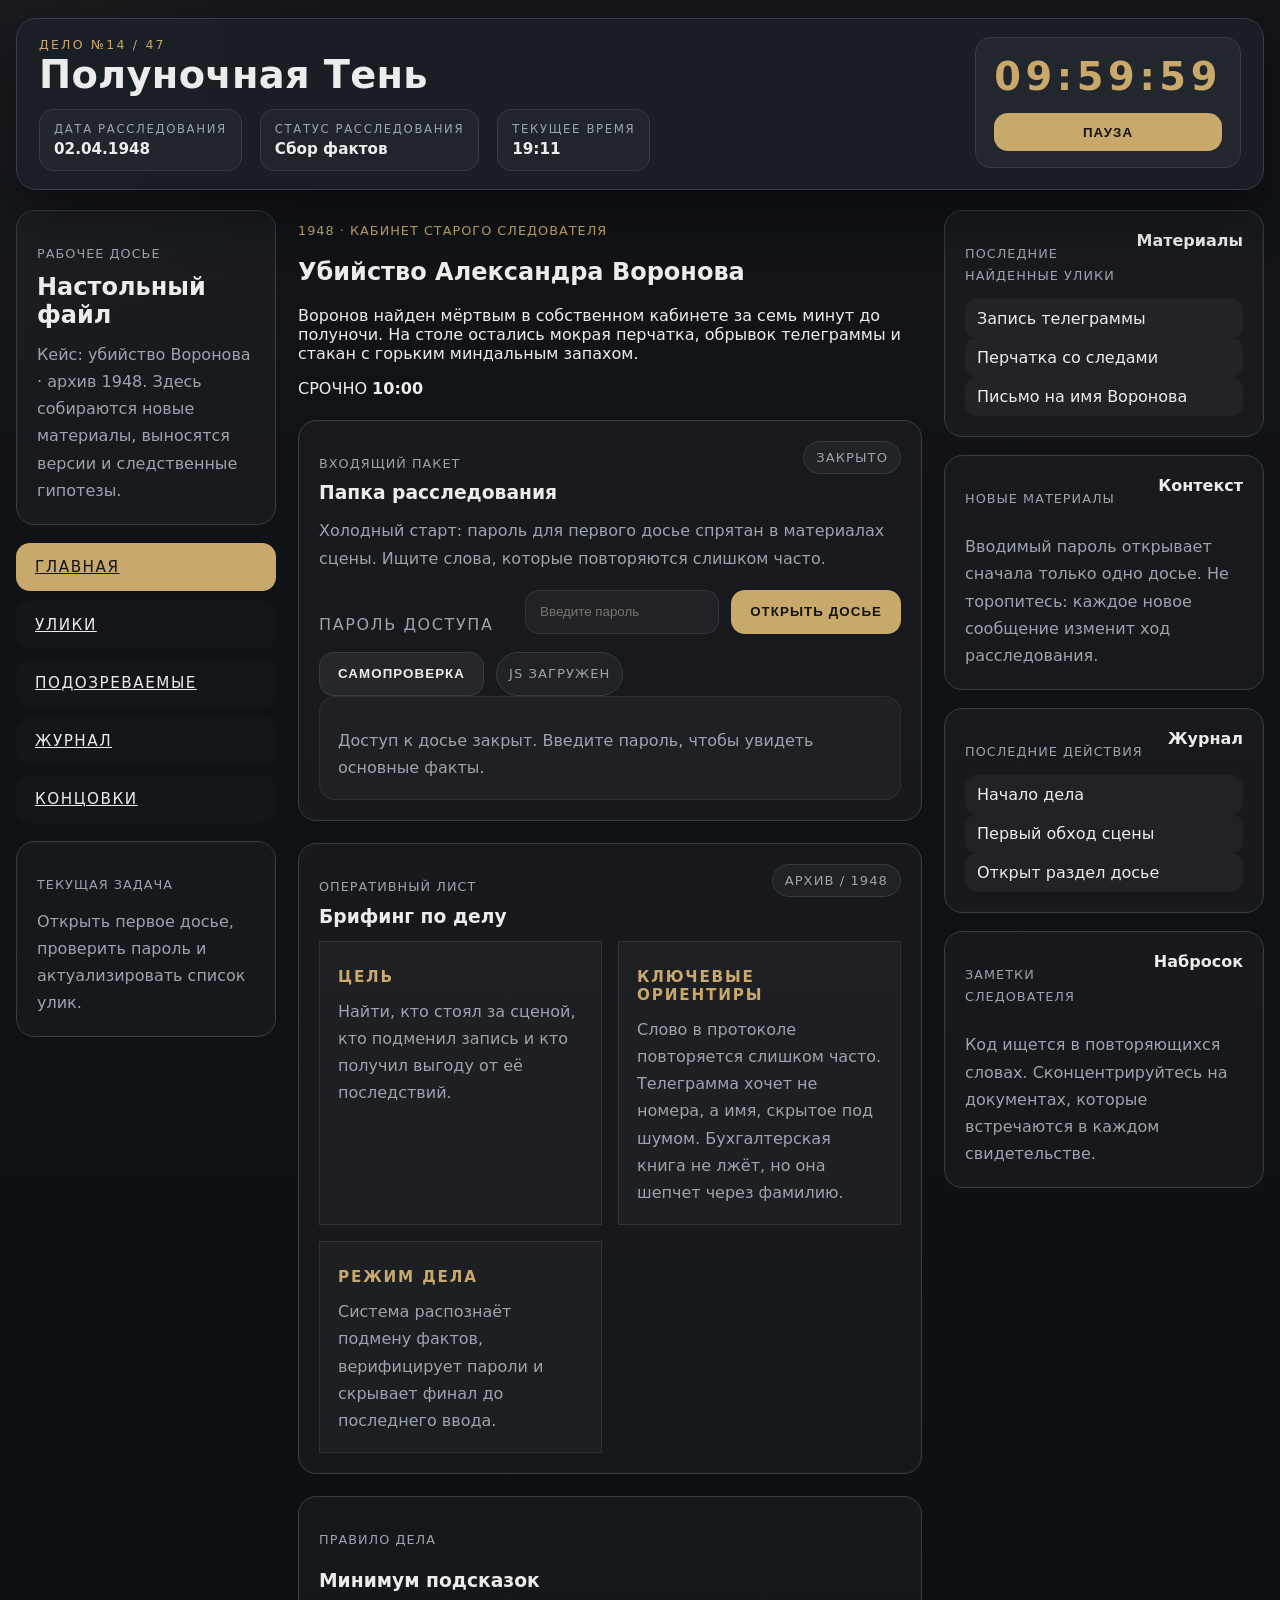
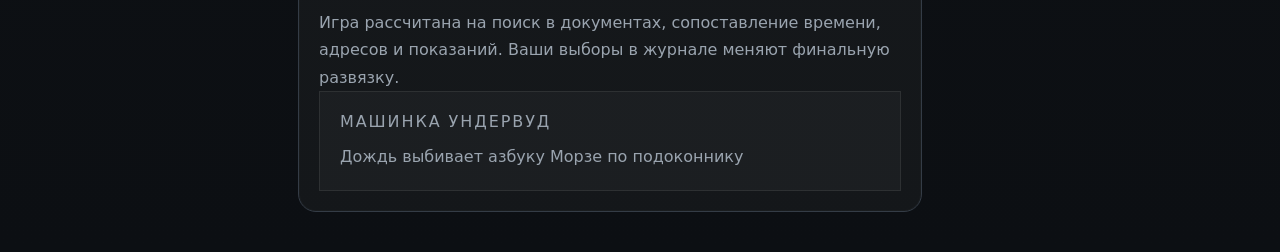
<file: index.html>
<!DOCTYPE html>
<html lang="ru">
  <head>
    <meta charset="UTF-8" />
    <meta name="viewport" content="width=device-width, initial-scale=1.0" />
    <meta name="description" content="ARG-детектив Полуночная Тень: статическая игра для GitHub Pages." />
    <title>Полуночная Тень — Дело</title>
    <link rel="stylesheet" href="css/style.css" />
  </head>
  <body data-page="index">
    <div class="rain"></div>
    <div class="backdrop"></div>
    <div class="crt"></div>
    <div class="wrap">
      <header class="topbar">
        <div class="topbar-main">
          <div>
            <p class="overline">Дело №14 / 47</p>
            <h1>Полуночная Тень</h1>
          </div>
          <div class="topbar-meta">
            <div class="meta-item">
              <span>Дата расследования</span>
              <strong id="case-date">02.04.1948</strong>
            </div>
            <div class="meta-item">
              <span>Статус расследования</span>
              <strong id="case-status">В работе</strong>
            </div>
            <div class="meta-item">
              <span>Текущее время</span>
              <strong id="current-time"></strong>
            </div>
          </div>
        </div>
        <div class="timer-panel" aria-live="polite">
          <span id="timer-display">10:00:00</span>
          <button id="timer-toggle" class="button small" type="button">Пауза</button>
        </div>
      </header>

      <div class="workspace-grid">
        <aside class="sidebar">
          <section class="sidebar-card">
            <p class="overline">Рабочее досье</p>
            <h2>Настольный файл</h2>
            <p>Кейс: убийство Воронова · архив 1948. Здесь собираются новые материалы, выносятся версии и следственные гипотезы.</p>
          </section>
          <nav class="nav" aria-label="Навигация дела">
            <a class="nav-link active" href="index.html">Главная</a>
            <a class="nav-link" href="clues.html">Улики</a>
            <a class="nav-link" href="suspects.html">Подозреваемые</a>
            <a class="nav-link" href="journal.html">Журнал</a>
            <a class="nav-link" href="endings.html">Концовки</a>
          </nav>
          <section class="sidebar-card">
            <p class="overline">Текущая задача</p>
            <p>Открыть первое досье, проверить пароль и актуализировать список улик.</p>
          </section>
        </aside>

        <main class="content workbench">
        <section class="hero">
          <div class="hero-copy">
            <p class="overline">1948 · кабинет старого следователя</p>
            <h2>Убийство Александра Воронова</h2>
            <p>
              Воронов найден мёртвым в собственном кабинете за семь минут до полуночи.
              На столе остались мокрая перчатка, обрывок телеграммы и стакан с горьким миндальным запахом.
            </p>
          </div>
          <div class="case-stamp" aria-hidden="true">
            <span>СРОЧНО</span>
            <strong>10:00</strong>
          </div>
        </section>

        <section class="panel">
          <div class="section-head">
            <div>
              <p class="overline">Входящий пакет</p>
              <h3>Папка расследования</h3>
            </div>
            <span id="global-status" class="status-pill">закрыто</span>
          </div>
          <p id="intro-status" class="hint">
            Холодный старт: пароль для первого досье спрятан в материалах сцены. Ищите слова, которые повторяются слишком часто.
          </p>
          <div class="password-box">
            <label for="entry-password">Пароль доступа</label>
            <input id="entry-password" type="text" autocomplete="off" placeholder="Введите пароль" />
            <button id="unlock-dossier" class="button" type="button">Открыть досье</button>
          </div>
          <div class="button-row">
            <button id="self-test" class="button secondary" type="button">Самопроверка</button>
            <span id="js-status" class="status-pill">JS не загружен</span>
          </div>
          <div id="dossier-content" class="locked-panel">
            <p>Доступ к досье закрыт. Введите пароль, чтобы увидеть основные факты.</p>
          </div>
        </section>

        <section class="panel">
          <div class="section-head">
            <div>
              <p class="overline">Оперативный лист</p>
              <h3>Брифинг по делу</h3>
            </div>
            <span class="status-pill">архив / 1948</span>
          </div>
          <div id="mission-board" class="brief-grid"></div>
        </section>

        <section class="panel split">
          <div>
            <p class="overline">Правило дела</p>
            <h3>Минимум подсказок</h3>
            <p>
              Игра рассчитана на поиск в документах, сопоставление времени, адресов и показаний. Ваши выборы в журнале меняют финальную развязку.
            </p>
          </div>
          <div class="type-card">
            <span>машинка Ундервуд</span>
            <p id="typewriter-line">Дождь выбивает азбуку Морзе по подоконнику.</p>
          </div>
        </section>
      </main>

      <aside class="workspace-context">
        <section class="context-widget">
          <div class="context-head">
            <p class="overline">Последние найденные улики</p>
            <h3>Материалы</h3>
          </div>
          <ul class="context-list">
            <li>Запись телеграммы</li>
            <li>Перчатка со следами</li>
            <li>Письмо на имя Воронова</li>
          </ul>
        </section>
        <section class="context-widget">
          <div class="context-head">
            <p class="overline">Новые материалы</p>
            <h3>Контекст</h3>
          </div>
          <p class="context-note">Вводимый пароль открывает сначала только одно досье. Не торопитесь: каждое новое сообщение изменит ход расследования.</p>
        </section>
        <section class="context-widget">
          <div class="context-head">
            <p class="overline">Последние действия</p>
            <h3>Журнал</h3>
          </div>
          <ul class="context-list">
            <li>Начало дела</li>
            <li>Первый обход сцены</li>
            <li>Открыт раздел досье</li>
          </ul>
        </section>
        <section class="context-widget">
          <div class="context-head">
            <p class="overline">Заметки следователя</p>
            <h3>Набросок</h3>
          </div>
          <p class="context-note">Код ищется в повторяющихся словах. Сконцентрируйтесь на документах, которые встречаются в каждом свидетельстве.</p>
        </section>
      </aside>
    </div>

    <script src="js/data.js"></script>
    <script defer src="js/gameData.js"></script>
    <script defer src="js/dialogues.js"></script>
    <script defer src="js/progress.js"></script>
    <script type="module" src="js/main.js"></script>
  </body>
</html>
</file>
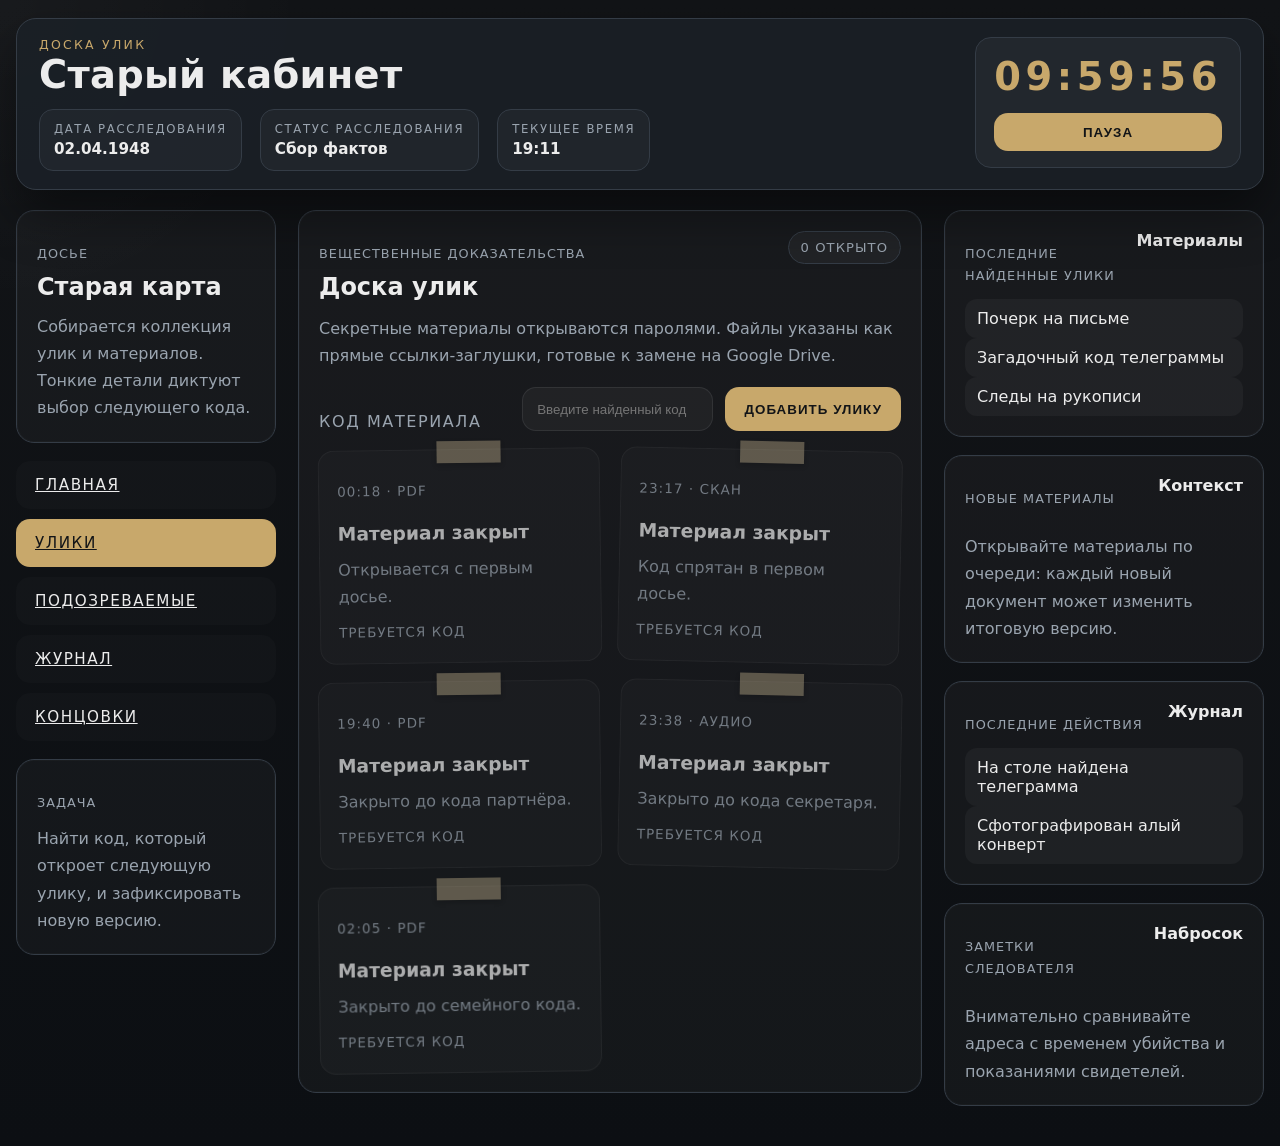
<file: clues.html>
<!DOCTYPE html>
<html lang="ru">
  <head>
    <meta charset="UTF-8" />
    <meta name="viewport" content="width=device-width, initial-scale=1.0" />
    <title>Полуночная Тень — Улики</title>
    <link rel="stylesheet" href="css/style.css" />
  </head>
  <body data-page="clues">
    <div class="rain"></div>
    <div class="backdrop"></div>
    <div class="crt"></div>
    <div class="wrap">
      <header class="topbar">
        <div class="topbar-main">
          <div>
            <p class="overline">Доска улик</p>
            <h1>Старый кабинет</h1>
          </div>
          <div class="topbar-meta">
            <div class="meta-item">
              <span>Дата расследования</span>
              <strong id="case-date">02.04.1948</strong>
            </div>
            <div class="meta-item">
              <span>Статус расследования</span>
              <strong id="case-status">В работе</strong>
            </div>
            <div class="meta-item">
              <span>Текущее время</span>
              <strong id="current-time"></strong>
            </div>
          </div>
        </div>
        <div class="timer-panel" aria-live="polite">
          <span id="timer-display">10:00:00</span>
          <button id="timer-toggle" class="button small" type="button">Пауза</button>
        </div>
      </header>

      <div class="workspace-grid">
        <aside class="sidebar">
          <section class="sidebar-card">
            <p class="overline">Досье</p>
            <h2>Старая карта</h2>
            <p>Собирается коллекция улик и материалов. Тонкие детали диктуют выбор следующего кода.</p>
          </section>
          <nav class="nav" aria-label="Навигация дела">
            <a class="nav-link" href="index.html">Главная</a>
            <a class="nav-link active" href="clues.html">Улики</a>
            <a class="nav-link" href="suspects.html">Подозреваемые</a>
            <a class="nav-link" href="journal.html">Журнал</a>
            <a class="nav-link" href="endings.html">Концовки</a>
          </nav>
          <section class="sidebar-card">
            <p class="overline">Задача</p>
            <p>Найти код, который откроет следующую улику, и зафиксировать новую версию.</p>
          </section>
        </aside>

        <main class="content workbench">
        <section class="panel">
          <div class="section-head">
            <div>
              <p class="overline">Вещественные доказательства</p>
              <h2>Доска улик</h2>
            </div>
            <span id="clue-count" class="status-pill">0 открыто</span>
          </div>
          <p class="hint">Секретные материалы открываются паролями. Файлы указаны как прямые ссылки-заглушки, готовые к замене на Google Drive.</p>
          <div class="password-box">
            <label for="clue-password">Код материала</label>
            <input id="clue-password" type="text" autocomplete="off" placeholder="Введите найденный код" />
            <button id="unlock-clue" class="button" type="button">Добавить улику</button>
          </div>
          <div id="clues-list" class="evidence-board"></div>
        </section>
      </main>

      <aside class="workspace-context">
        <section class="context-widget">
          <div class="context-head">
            <p class="overline">Последние найденные улики</p>
            <h3>Материалы</h3>
          </div>
          <ul class="context-list">
            <li>Почерк на письме</li>
            <li>Загадочный код телеграммы</li>
            <li>Следы на рукописи</li>
          </ul>
        </section>
        <section class="context-widget">
          <div class="context-head">
            <p class="overline">Новые материалы</p>
            <h3>Контекст</h3>
          </div>
          <p class="context-note">Открывайте материалы по очереди: каждый новый документ может изменить итоговую версию.</p>
        </section>
        <section class="context-widget">
          <div class="context-head">
            <p class="overline">Последние действия</p>
            <h3>Журнал</h3>
          </div>
          <ul class="context-list">
            <li>На столе найдена телеграмма</li>
            <li>Сфотографирован алый конверт</li>
          </ul>
        </section>
        <section class="context-widget">
          <div class="context-head">
            <p class="overline">Заметки следователя</p>
            <h3>Набросок</h3>
          </div>
          <p class="context-note">Внимательно сравнивайте адреса с временем убийства и показаниями свидетелей.</p>
        </section>
      </aside>
    </div>

    <script src="js/data.js"></script>
    <script defer src="js/gameData.js"></script>
    <script defer src="js/dialogues.js"></script>
    <script defer src="js/progress.js"></script>
    <script type="module" src="js/main.js"></script>
  </body>
</html>
</file>
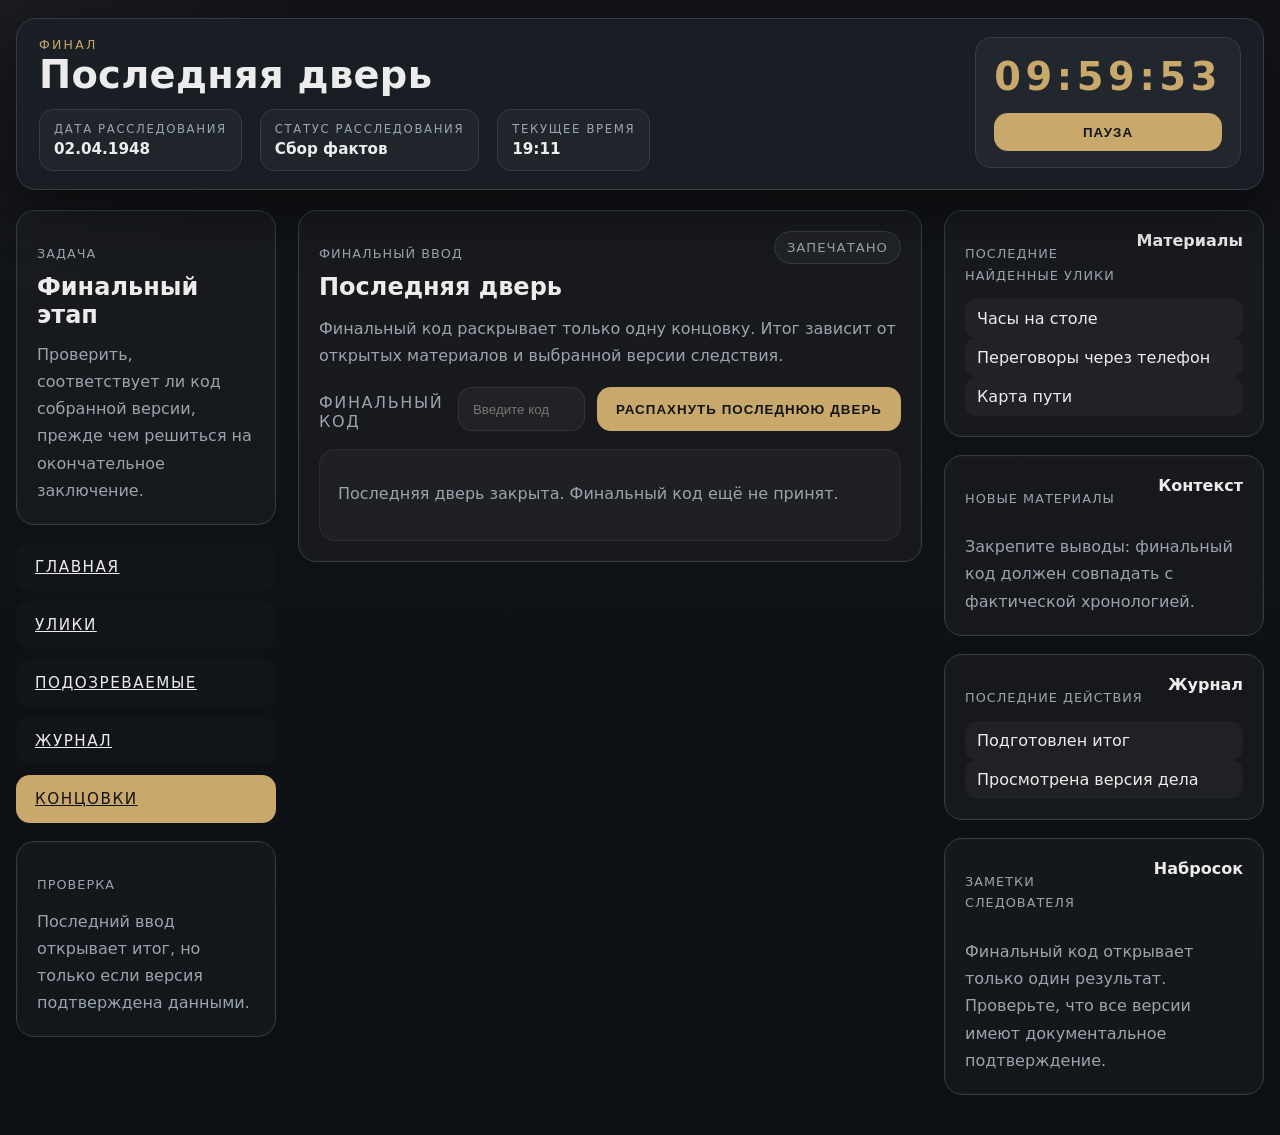
<file: endings.html>
<!DOCTYPE html>
<html lang="ru">
  <head>
    <meta charset="UTF-8" />
    <meta name="viewport" content="width=device-width, initial-scale=1.0" />
    <title>Полуночная Тень — Концовки</title>
    <link rel="stylesheet" href="css/style.css" />
  </head>
  <body data-page="endings">
    <div class="rain"></div>
    <div class="backdrop"></div>
    <div class="crt"></div>
    <div class="wrap">
      <header class="topbar">
        <div class="topbar-main">
          <div>
            <p class="overline">Финал</p>
            <h1>Последняя дверь</h1>
          </div>
          <div class="topbar-meta">
            <div class="meta-item">
              <span>Дата расследования</span>
              <strong id="case-date">02.04.1948</strong>
            </div>
            <div class="meta-item">
              <span>Статус расследования</span>
              <strong id="case-status">В работе</strong>
            </div>
            <div class="meta-item">
              <span>Текущее время</span>
              <strong id="current-time"></strong>
            </div>
          </div>
        </div>
        <div class="timer-panel" aria-live="polite">
          <span id="timer-display">10:00:00</span>
          <button id="timer-toggle" class="button small" type="button">Пауза</button>
        </div>
      </header>

      <div class="workspace-grid">
        <aside class="sidebar">
          <section class="sidebar-card">
            <p class="overline">Задача</p>
            <h2>Финальный этап</h2>
            <p>Проверить, соответствует ли код собранной версии, прежде чем решиться на окончательное заключение.</p>
          </section>
          <nav class="nav" aria-label="Навигация дела">
            <a class="nav-link" href="index.html">Главная</a>
            <a class="nav-link" href="clues.html">Улики</a>
            <a class="nav-link" href="suspects.html">Подозреваемые</a>
            <a class="nav-link" href="journal.html">Журнал</a>
            <a class="nav-link active" href="endings.html">Концовки</a>
          </nav>
          <section class="sidebar-card">
            <p class="overline">Проверка</p>
            <p>Последний ввод открывает итог, но только если версия подтверждена данными.</p>
          </section>
        </aside>

        <main class="content workbench">
        <section class="panel">
          <div class="section-head">
            <div>
              <p class="overline">Финальный ввод</p>
              <h2>Последняя дверь</h2>
            </div>
            <span id="ending-status" class="status-pill">запечатано</span>
          </div>
          <p class="hint">Финальный код раскрывает только одну концовку. Итог зависит от открытых материалов и выбранной версии следствия.</p>
          <div class="password-box">
            <label for="final-password">Финальный код</label>
            <input id="final-password" type="text" autocomplete="off" placeholder="Введите код" />
            <button id="unlock-ending" class="button" type="button">Распахнуть последнюю дверь</button>
          </div>
          <div id="ending-content" class="locked-panel"></div>
        </section>
      </main>

      <aside class="workspace-context">
        <section class="context-widget">
          <div class="context-head">
            <p class="overline">Последние найденные улики</p>
            <h3>Материалы</h3>
          </div>
          <ul class="context-list">
            <li>Часы на столе</li>
            <li>Переговоры через телефон</li>
            <li>Карта пути</li>
          </ul>
        </section>
        <section class="context-widget">
          <div class="context-head">
            <p class="overline">Новые материалы</p>
            <h3>Контекст</h3>
          </div>
          <p class="context-note">Закрепите выводы: финальный код должен совпадать с фактической хронологией.</p>
        </section>
        <section class="context-widget">
          <div class="context-head">
            <p class="overline">Последние действия</p>
            <h3>Журнал</h3>
          </div>
          <ul class="context-list">
            <li>Подготовлен итог</li>
            <li>Просмотрена версия дела</li>
          </ul>
        </section>
        <section class="context-widget">
          <div class="context-head">
            <p class="overline">Заметки следователя</p>
            <h3>Набросок</h3>
          </div>
          <p class="context-note">Финальный код открывает только один результат. Проверьте, что все версии имеют документальное подтверждение.</p>
        </section>
      </aside>
    </div>

    <script src="js/data.js"></script>
    <script defer src="js/gameData.js"></script>
    <script defer src="js/dialogues.js"></script>
    <script defer src="js/progress.js"></script>
    <script type="module" src="js/main.js"></script>
  </body>
</html>
</file>
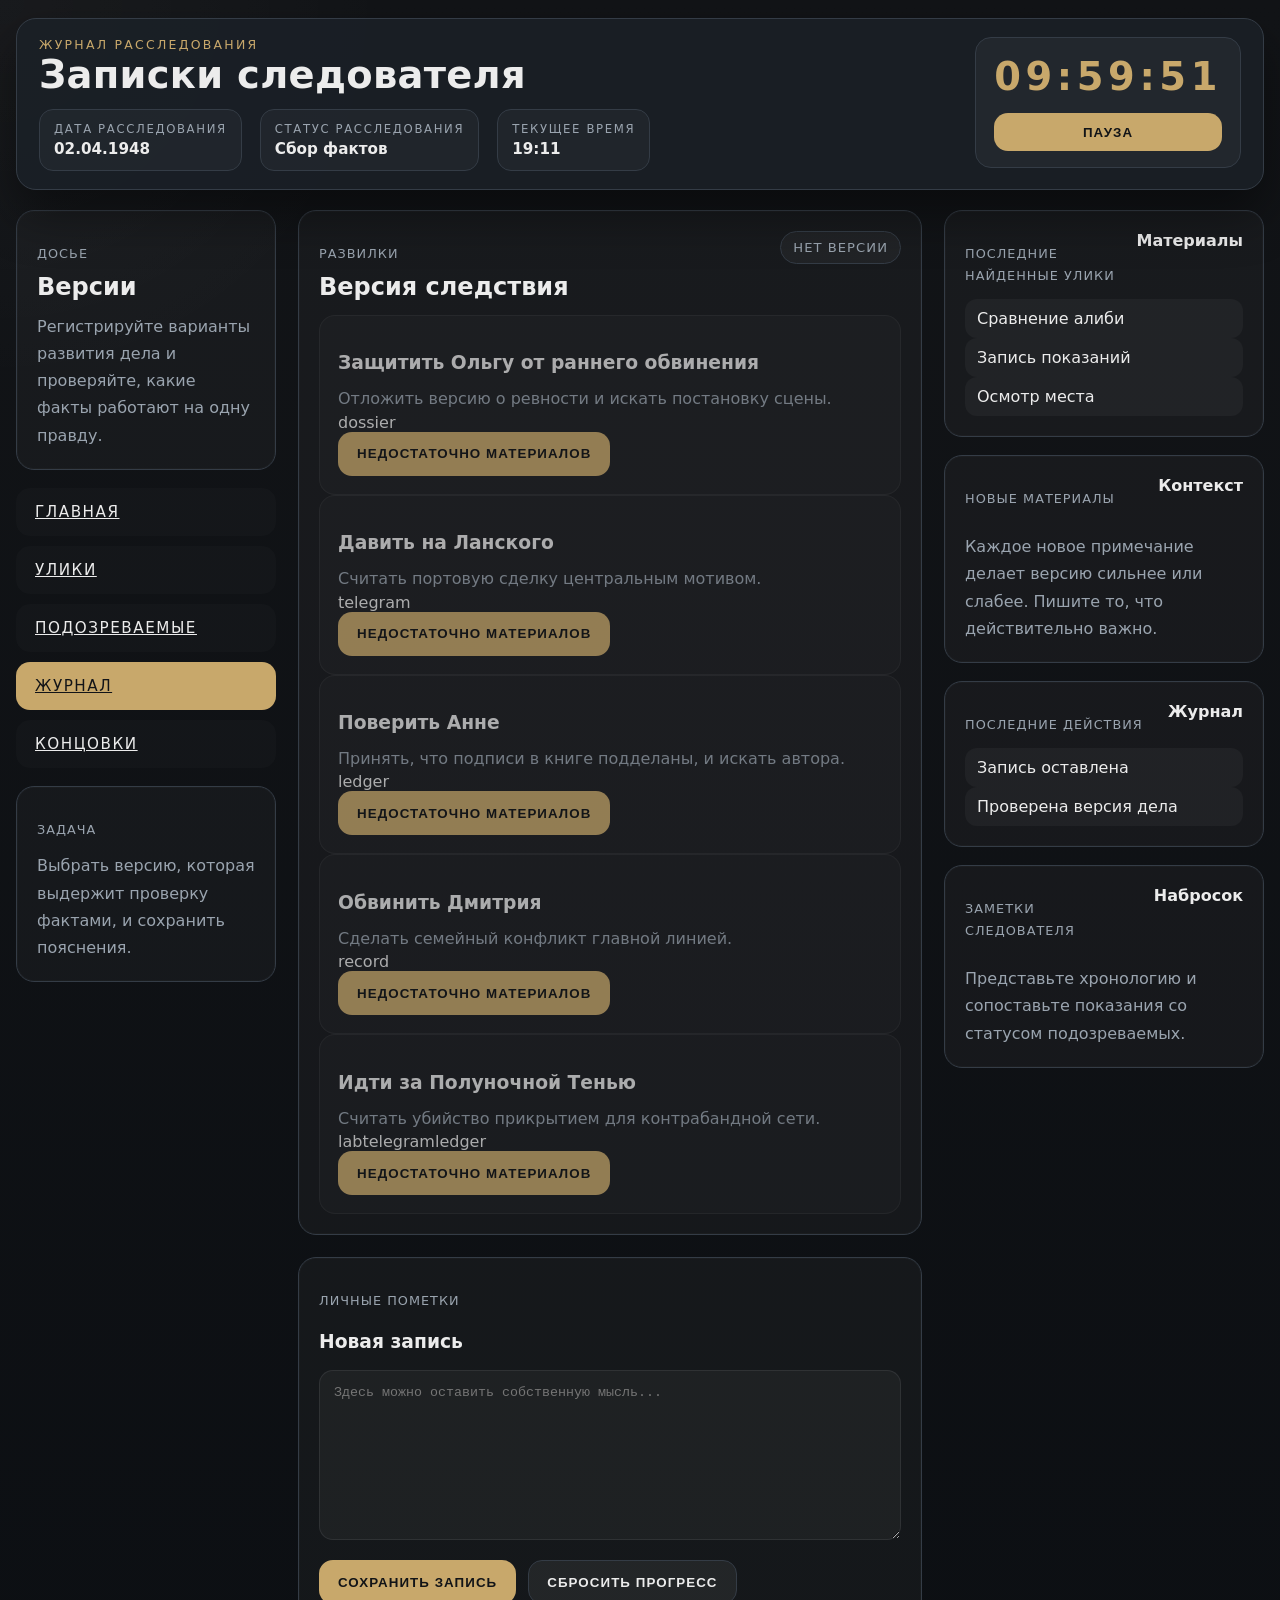
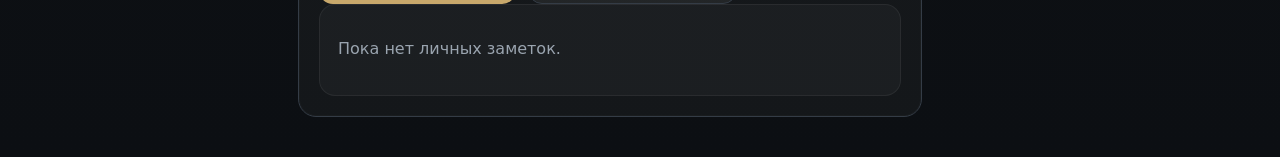
<file: journal.html>
<!DOCTYPE html>
<html lang="ru">
  <head>
    <meta charset="UTF-8" />
    <meta name="viewport" content="width=device-width, initial-scale=1.0" />
    <title>Полуночная Тень — Журнал</title>
    <link rel="stylesheet" href="css/style.css" />
  </head>
  <body data-page="journal">
    <div class="rain"></div>
    <div class="backdrop"></div>
    <div class="crt"></div>
    <div class="wrap">
      <header class="topbar">
        <div class="topbar-main">
          <div>
            <p class="overline">Журнал расследования</p>
            <h1>Записки следователя</h1>
          </div>
          <div class="topbar-meta">
            <div class="meta-item">
              <span>Дата расследования</span>
              <strong id="case-date">02.04.1948</strong>
            </div>
            <div class="meta-item">
              <span>Статус расследования</span>
              <strong id="case-status">В работе</strong>
            </div>
            <div class="meta-item">
              <span>Текущее время</span>
              <strong id="current-time"></strong>
            </div>
          </div>
        </div>
        <div class="timer-panel" aria-live="polite">
          <span id="timer-display">10:00:00</span>
          <button id="timer-toggle" class="button small" type="button">Пауза</button>
        </div>
      </header>

      <div class="workspace-grid">
        <aside class="sidebar">
          <section class="sidebar-card">
            <p class="overline">Досье</p>
            <h2>Версии</h2>
            <p>Регистрируйте варианты развития дела и проверяйте, какие факты работают на одну правду.</p>
          </section>
          <nav class="nav" aria-label="Навигация дела">
            <a class="nav-link" href="index.html">Главная</a>
            <a class="nav-link" href="clues.html">Улики</a>
            <a class="nav-link" href="suspects.html">Подозреваемые</a>
            <a class="nav-link active" href="journal.html">Журнал</a>
            <a class="nav-link" href="endings.html">Концовки</a>
          </nav>
          <section class="sidebar-card">
            <p class="overline">Задача</p>
            <p>Выбрать версию, которая выдержит проверку фактами, и сохранить пояснения.</p>
          </section>
        </aside>

        <main class="content two-column workbench">
        <section class="panel">
          <div class="section-head">
            <div>
              <p class="overline">Развилки</p>
              <h2>Версия следствия</h2>
            </div>
            <span id="branch-status" class="status-pill">нет версии</span>
          </div>
          <div id="journal-choices" class="choice-list"></div>
        </section>
        <section class="panel">
          <p class="overline">Личные пометки</p>
          <h3>Новая запись</h3>
          <textarea id="note-input" rows="7" placeholder="Здесь можно оставить собственную мысль..."></textarea>
          <div class="button-row">
            <button id="save-note" class="button" type="button">Сохранить запись</button>
            <button id="reset-progress" class="button secondary" type="button">Сбросить прогресс</button>
          </div>
          <div id="journal-notes" class="note-list"></div>
        </section>
      </main>

      <aside class="workspace-context">
        <section class="context-widget">
          <div class="context-head">
            <p class="overline">Последние найденные улики</p>
            <h3>Материалы</h3>
          </div>
          <ul class="context-list">
            <li>Сравнение алиби</li>
            <li>Запись показаний</li>
            <li>Осмотр места</li>
          </ul>
        </section>
        <section class="context-widget">
          <div class="context-head">
            <p class="overline">Новые материалы</p>
            <h3>Контекст</h3>
          </div>
          <p class="context-note">Каждое новое примечание делает версию сильнее или слабее. Пишите то, что действительно важно.</p>
        </section>
        <section class="context-widget">
          <div class="context-head">
            <p class="overline">Последние действия</p>
            <h3>Журнал</h3>
          </div>
          <ul class="context-list">
            <li>Запись оставлена</li>
            <li>Проверена версия дела</li>
          </ul>
        </section>
        <section class="context-widget">
          <div class="context-head">
            <p class="overline">Заметки следователя</p>
            <h3>Набросок</h3>
          </div>
          <p class="context-note">Представьте хронологию и сопоставьте показания со статусом подозреваемых.</p>
        </section>
      </aside>
    </div>

    <script src="js/data.js"></script>
    <script defer src="js/gameData.js"></script>
    <script defer src="js/dialogues.js"></script>
    <script defer src="js/progress.js"></script>
    <script type="module" src="js/main.js"></script>
  </body>
</html>
</file>
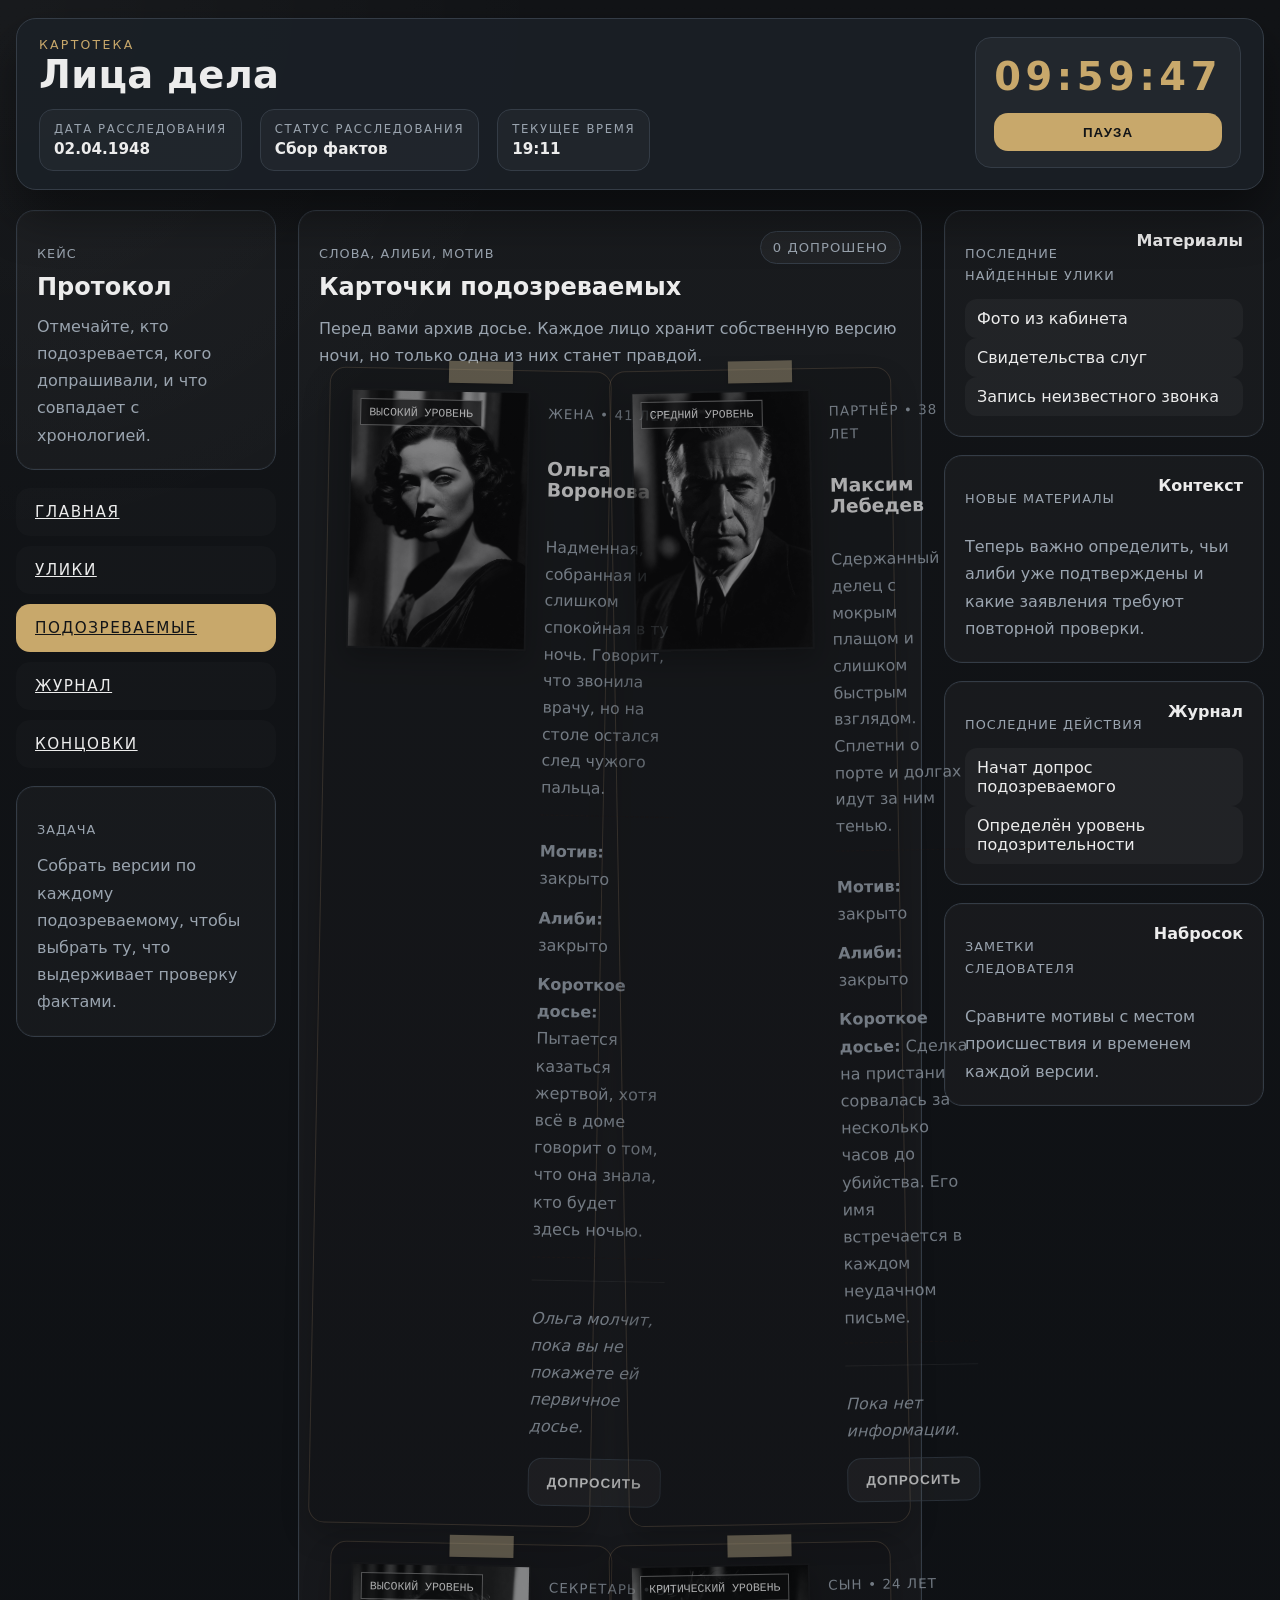
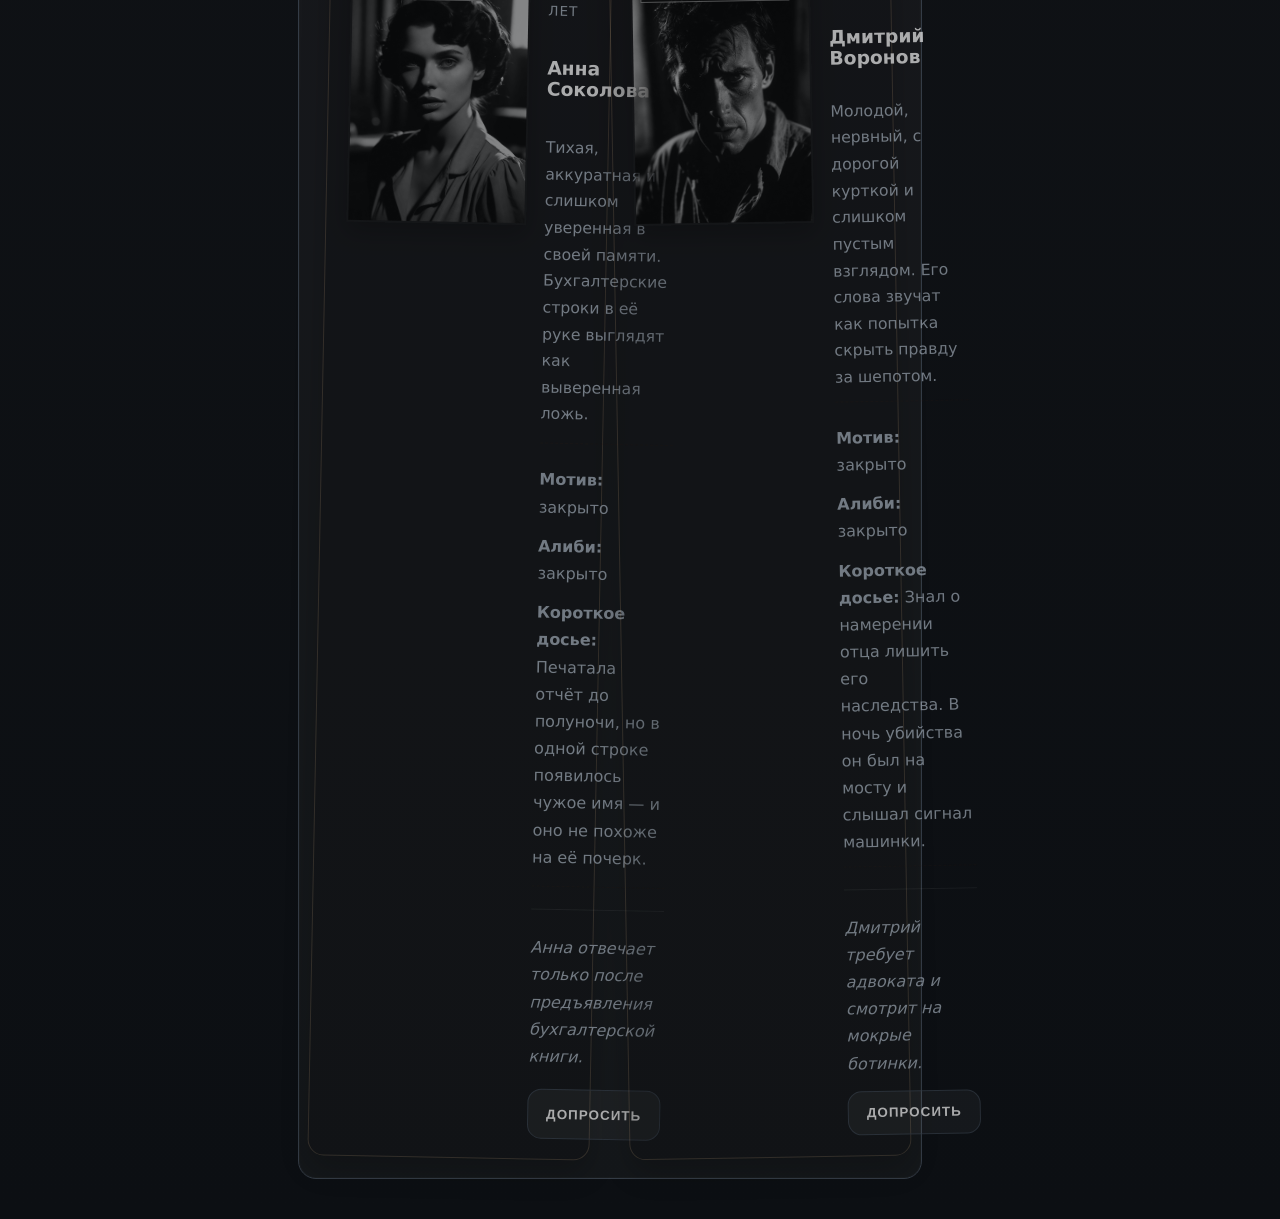
<file: suspects.html>
<!DOCTYPE html>
<html lang="ru">
  <head>
    <meta charset="UTF-8" />
    <meta name="viewport" content="width=device-width, initial-scale=1.0" />
    <title>Полуночная Тень — Подозреваемые</title>
    <link rel="stylesheet" href="css/style.css" />
  </head>
  <body data-page="suspects">
    <div class="rain"></div>
    <div class="backdrop"></div>
    <div class="crt"></div>
    <div class="wrap">
      <header class="topbar">
        <div class="topbar-main">
          <div>
            <p class="overline">Картотека</p>
            <h1>Лица дела</h1>
          </div>
          <div class="topbar-meta">
            <div class="meta-item">
              <span>Дата расследования</span>
              <strong id="case-date">02.04.1948</strong>
            </div>
            <div class="meta-item">
              <span>Статус расследования</span>
              <strong id="case-status">В работе</strong>
            </div>
            <div class="meta-item">
              <span>Текущее время</span>
              <strong id="current-time"></strong>
            </div>
          </div>
        </div>
        <div class="timer-panel" aria-live="polite">
          <span id="timer-display">10:00:00</span>
          <button id="timer-toggle" class="button small" type="button">Пауза</button>
        </div>
      </header>

      <div class="workspace-grid">
        <aside class="sidebar">
          <section class="sidebar-card">
            <p class="overline">Кейс</p>
            <h2>Протокол</h2>
            <p>Отмечайте, кто подозревается, кого допрашивали, и что совпадает с хронологией.</p>
          </section>
          <nav class="nav" aria-label="Навигация дела">
            <a class="nav-link" href="index.html">Главная</a>
            <a class="nav-link" href="clues.html">Улики</a>
            <a class="nav-link active" href="suspects.html">Подозреваемые</a>
            <a class="nav-link" href="journal.html">Журнал</a>
            <a class="nav-link" href="endings.html">Концовки</a>
          </nav>
          <section class="sidebar-card">
            <p class="overline">Задача</p>
            <p>Собрать версии по каждому подозреваемому, чтобы выбрать ту, что выдерживает проверку фактами.</p>
          </section>
        </aside>

        <main class="content workbench">
        <section class="panel">
          <div class="section-head">
            <div>
              <p class="overline">Слова, алиби, мотив</p>
              <h2>Карточки подозреваемых</h2>
            </div>
            <span id="suspect-count" class="status-pill">0 допрошено</span>
          </div>
          <p class="hint">Перед вами архив досье. Каждое лицо хранит собственную версию ночи, но только одна из них станет правдой.</p>
          <div id="suspects-list" class="card-grid"></div>
        </section>
      </main>

      <aside class="workspace-context">
        <section class="context-widget">
          <div class="context-head">
            <p class="overline">Последние найденные улики</p>
            <h3>Материалы</h3>
          </div>
          <ul class="context-list">
            <li>Фото из кабинета</li>
            <li>Свидетельства слуг</li>
            <li>Запись неизвестного звонка</li>
          </ul>
        </section>
        <section class="context-widget">
          <div class="context-head">
            <p class="overline">Новые материалы</p>
            <h3>Контекст</h3>
          </div>
          <p class="context-note">Теперь важно определить, чьи алиби уже подтверждены и какие заявления требуют повторной проверки.</p>
        </section>
        <section class="context-widget">
          <div class="context-head">
            <p class="overline">Последние действия</p>
            <h3>Журнал</h3>
          </div>
          <ul class="context-list">
            <li>Начат допрос подозреваемого</li>
            <li>Определён уровень подозрительности</li>
          </ul>
        </section>
        <section class="context-widget">
          <div class="context-head">
            <p class="overline">Заметки следователя</p>
            <h3>Набросок</h3>
          </div>
          <p class="context-note">Сравните мотивы с местом происшествия и временем каждой версии.</p>
        </section>
      </aside>
    </div>

    <script src="js/data.js"></script>
    <script defer src="js/gameData.js"></script>
    <script defer src="js/dialogues.js"></script>
    <script defer src="js/progress.js"></script>
    <script type="module" src="js/main.js"></script>
  </body>
</html>
</file>
<file: css/style.css>
:root {
  --background: #121417;
  --surface: #1b2026;
  --surface-secondary: #252b33;
  --border: #343c46;
  --primary-text: #ececec;
  --secondary-text: #9aa4af;
  --accent: #c8a86b;
  --danger: #b94a48;
  --success: #5d8f63;
  --shadow: rgba(0, 0, 0, 0.42);
  --radius: 20px;
  --transition: 200ms ease;
}

* {
  box-sizing: border-box;
}

html {
  min-height: 100%;
  background: var(--background);
}

body {
  margin: 0;
  min-height: 100vh;
  color: var(--primary-text);
  font-family: "Inter", ui-sans-serif, system-ui, sans-serif;
  background: radial-gradient(circle at top left, rgba(255, 255, 255, 0.03), transparent 18%),
    linear-gradient(180deg, #121417 0%, #0c0f13 100%);
  overflow-x: hidden;
}

body::before {
  content: "";
  position: fixed;
  inset: 0;
  z-index: -4;
  background: radial-gradient(circle at 20% 10%, rgba(255, 255, 255, 0.04), transparent 20rem);
}

.backdrop,
.rain,
.crt {
  display: none;
}

.wrap {
  width: min(1600px, calc(100% - 32px));
  margin: 0 auto;
  padding: 18px 0 40px;
}

.topbar {
  display: flex;
  align-items: flex-start;
  justify-content: space-between;
  gap: 22px;
  padding: 18px 22px;
  background: rgba(27, 32, 38, 0.96);
  border: 1px solid var(--border);
  border-radius: var(--radius);
  box-shadow: 0 24px 50px var(--shadow);
  position: sticky;
  top: 14px;
  z-index: 2;
}

.topbar-main {
  display: grid;
  gap: 12px;
}

.topbar h1 {
  margin: 0;
  font-size: clamp(2rem, 3vw, 3.2rem);
  font-weight: 600;
  letter-spacing: 0.3px;
}

.topbar .overline {
  margin: 0;
  color: var(--accent);
  font-size: 0.78rem;
  letter-spacing: 0.18em;
  text-transform: uppercase;
}

.topbar-meta {
  display: flex;
  flex-wrap: wrap;
  gap: 12px 18px;
}

.meta-item {
  min-width: 118px;
  padding: 12px 14px;
  background: rgba(255, 255, 255, 0.03);
  border: 1px solid var(--border);
  border-radius: 14px;
}

.meta-item span {
  display: block;
  color: var(--secondary-text);
  font-size: 0.73rem;
  letter-spacing: 0.14em;
  text-transform: uppercase;
}

.meta-item strong {
  display: block;
  margin-top: 4px;
  color: var(--primary-text);
  font-size: 0.95rem;
  font-weight: 600;
}

.timer-panel {
  min-width: 220px;
  padding: 16px 18px;
  border-radius: 16px;
  border: 1px solid var(--border);
  background: rgba(255, 255, 255, 0.04);
  text-align: center;
}

#timer-display {
  display: block;
  font-family: "Inter", ui-sans-serif, system-ui, sans-serif;
  font-size: clamp(1.9rem, 3vw, 2.8rem);
  font-weight: 700;
  letter-spacing: 0.12em;
  color: var(--accent);
}

.timer-panel button {
  width: 100%;
  margin-top: 14px;
}

.workspace-grid {
  display: grid;
  grid-template-columns: 260px minmax(0, 1fr) 320px;
  gap: 22px;
  margin-top: 20px;
}

.sidebar,
.workspace-context,
.content {
  display: flex;
  flex-direction: column;
  gap: 18px;
}

.sidebar {
  position: sticky;
  top: 110px;
  align-self: start;
}

.sidebar-card,
.context-widget,
.panel {
  padding: 20px;
  border-radius: 18px;
  border: 1px solid var(--border);
  background: rgba(255, 255, 255, 0.03);
  box-shadow: inset 0 0 0 1px rgba(255, 255, 255, 0.02);
}

.sidebar-card h2,
.context-head h3,
.section-head h2,
.section-head h3,
.brief-card h4 {
  margin: 8px 0 0;
  color: var(--primary-text);
  font-weight: 600;
}

.sidebar-card p,
.context-widget p,
.panel p,
.section-head p,
.hint,
.context-note {
  margin: 12px 0 0;
  color: var(--secondary-text);
  line-height: 1.7;
}

.nav {
  display: flex;
  flex-direction: column;
  gap: 10px;
}

.nav-link {
  display: block;
  padding: 14px 18px;
  border-radius: 14px;
  border: 1px solid transparent;
  color: var(--primary-text);
  background: rgba(255, 255, 255, 0.02);
  font-size: 0.95rem;
  text-transform: uppercase;
  letter-spacing: 0.1em;
  transition: background var(--transition), border-color var(--transition), color var(--transition);
}

.nav-link:hover,
.nav-link.active {
  background: var(--accent);
  border-color: rgba(200, 168, 107, 0.25);
  color: #121417;
}

.content {
  gap: 22px;
}

.workbench {
  min-width: 0;
}

.panel {
  background: rgba(255, 255, 255, 0.03);
}

.section-head {
  display: flex;
  justify-content: space-between;
  gap: 16px;
  align-items: flex-start;
  margin-bottom: 14px;
}

.overline {
  margin-bottom: 8px;
  color: var(--accent);
  font-size: 0.8rem;
  letter-spacing: 0.08em;
  text-transform: uppercase;
}

.status-pill,
.tag {
  display: inline-flex;
  align-items: center;
  justify-content: center;
  padding: 8px 12px;
  border-radius: 999px;
  border: 1px solid var(--border);
  background: rgba(255, 255, 255, 0.04);
  color: var(--secondary-text);
  font-size: 0.82rem;
  text-transform: uppercase;
  letter-spacing: 0.08em;
}

.hint {
  color: var(--secondary-text);
}

.password-box {
  display: grid;
  grid-template-columns: 1fr 1fr auto;
  gap: 12px;
  align-items: end;
  margin: 18px 0;
}

label {
  color: var(--secondary-text);
  text-transform: uppercase;
  letter-spacing: 0.1em;
}

input,
textarea {
  width: 100%;
  min-height: 44px;
  padding: 0 14px;
  border-radius: 14px;
  border: 1px solid rgba(255, 255, 255, 0.08);
  background: rgba(255, 255, 255, 0.04);
  color: var(--primary-text);
  outline: none;
}

textarea {
  min-height: 170px;
  padding: 14px;
}

input:focus,
textarea:focus {
  border-color: rgba(200, 168, 107, 0.55);
  box-shadow: 0 0 0 3px rgba(200, 168, 107, 0.14);
}

.button {
  min-height: 44px;
  padding: 0 18px;
  border-radius: 14px;
  border: 1px solid transparent;
  color: #121417;
  background: var(--accent);
  cursor: pointer;
  font-weight: 600;
  letter-spacing: 0.08em;
  text-transform: uppercase;
}

.button:hover {
  filter: brightness(1.05);
}

.button.secondary {
  color: var(--primary-text);
  background: rgba(255, 255, 255, 0.06);
  border-color: var(--border);
}

.button.small {
  width: 100%;
  min-height: 38px;
}

.button-row {
  display: flex;
  flex-wrap: wrap;
  gap: 12px;
  margin: 16px 0 0;
}

.locked-panel,
.paper,
.suspect-card,
.choice-card,
.note {
  border-radius: 16px;
  border: 1px solid rgba(255, 255, 255, 0.06);
  background: rgba(255, 255, 255, 0.03);
}

.locked-panel {
  padding: 18px;
  min-height: 92px;
}

.evidence-board,
.card-grid {
  display: grid;
  grid-template-columns: repeat(auto-fit, minmax(240px, 1fr));
  gap: 18px;
}

.paper,
.suspect-card,
.choice-card {
  padding: 18px;
  transform: rotate(var(--tilt, 0deg));
}

.suspect-card {
  display: grid;
  grid-template-columns: minmax(180px, 220px) 1fr;
  gap: 18px;
  padding: 20px;
  border: 1px solid rgba(212, 175, 136, 0.24);
  color: #231912;
  background:
    linear-gradient(135deg, rgba(255, 247, 220, 0.92), rgba(173, 141, 83, 0.9)),
    repeating-linear-gradient(90deg, rgba(0, 0, 0, 0.04) 0 1px, transparent 1px 9px);
  box-shadow: 0 14px 30px rgba(0, 0, 0, 0.28);
}

.suspect-card.locked {
  color: var(--mist);
  background: rgba(0, 0, 0, 0.2);
}

.suspect-photo-wrap {
  position: relative;
}

.suspect-photo {
  width: 100%;
  height: 260px;
  object-fit: cover;
  border: 2px solid rgba(52, 32, 22, 0.34);
  box-shadow: 0 10px 24px rgba(0, 0, 0, 0.32);
}

.suspect-card.locked .suspect-photo {
  filter: grayscale(1) brightness(0.72);
}

.suspect-badge {
  position: absolute;
  top: 10px;
  left: 10px;
  padding: 6px 8px;
  border: 1px solid rgba(255, 255, 255, 0.4);
  color: var(--white);
  background: rgba(12, 12, 12, 0.72);
  font: 0.72rem "Courier New", monospace;
  text-transform: uppercase;
}

.suspect-body {
  display: grid;
  gap: 10px;
}

.paper::before,
.suspect-card::before {
  content: "";
  position: absolute;
  top: -9px;
  left: 42%;
  width: 64px;
  height: 22px;
  background: rgba(214, 196, 155, 0.52);
  box-shadow: 0 2px 5px rgba(0, 0, 0, 0.25);
}

.suspect-description {
  color: #4a2b1c;
  font-size: 0.98rem;
}

.suspect-dossier {
  padding: 10px 0;
  border-top: 1px dashed rgba(52, 32, 22, 0.24);
  border-bottom: 1px dashed rgba(52, 32, 22, 0.24);
}

.suspect-button {
  justify-self: start;
  margin-top: 4px;
}

.paper::before,
.suspect-card::before {
  content: "";
  position: absolute;
  top: -9px;
  left: 42%;
  width: 64px;
  height: 22px;
  background: rgba(214, 196, 155, 0.52);
  box-shadow: 0 2px 5px rgba(0, 0, 0, 0.25);
=======
>>>>>>> new-version-of-game
}

.paper h3,
.suspect-card h3,
.choice-card h3 {
  margin-bottom: 8px;
  color: var(--primary-text);
}

.meta {
  margin-bottom: 10px;
  color: var(--secondary-text);
  font-size: 0.84rem;
  text-transform: uppercase;
  letter-spacing: 0.08em;
}

.locked {
  opacity: 0.7;
}

.file-link {
  display: inline-block;
  margin-top: 10px;
  color: var(--accent);
  font-weight: 600;
}

.material-preview {
  width: 100%;
  margin-top: 12px;
  border-radius: 14px;
  border: 1px solid rgba(255, 255, 255, 0.08);
}

.dialogue {
  margin-top: 12px;
  padding-top: 12px;
  border-top: 1px solid rgba(255, 255, 255, 0.08);
  color: var(--primary-text);
  font-style: italic;
}

.choice-card {
  gap: 12px;
}

.choice-card.selected {
  outline: 3px solid rgba(93, 143, 99, 0.4);
}

.note {
  padding: 14px;
  white-space: pre-wrap;
}

.brief-grid {
  display: grid;
  grid-template-columns: repeat(auto-fit, minmax(250px, 1fr));
  gap: 16px;
}

.brief-card,
.quote-box {
  padding: 18px;
  border: 1px solid rgba(255, 255, 255, 0.08);
  background: rgba(255, 255, 255, 0.03);
}

.brief-card h4 {
  margin-bottom: 8px;
  color: var(--accent);
  font-size: 0.95rem;
  letter-spacing: 0.12em;
  text-transform: uppercase;
}

.quote-box {
  font-style: italic;
  color: var(--primary-text);
}

.type-card {
  align-self: stretch;
  padding: 20px;
  border: 1px solid rgba(255, 255, 255, 0.08);
  color: var(--accent);
  background: rgba(255, 255, 255, 0.03);
}

.type-card span {
  display: block;
  margin-bottom: 12px;
  color: var(--secondary-text);
  text-transform: uppercase;
  letter-spacing: 0.12em;
}

.toast {
  position: fixed;
  right: 18px;
  bottom: 18px;
  z-index: 40;
  width: min(420px, calc(100% - 36px));
  padding: 14px 16px;
  border: 1px solid rgba(255, 255, 255, 0.08);
  color: var(--primary-text);
  background: rgba(15, 18, 23, 0.96);
  box-shadow: 0 12px 34px rgba(0, 0, 0, 0.45);
}

.context-widget {
  display: flex;
  flex-direction: column;
  gap: 12px;
}

.context-head {
  display: flex;
  justify-content: space-between;
  gap: 10px;
  align-items: flex-start;
}

.context-head h3 {
  margin: 0;
  font-size: 1rem;
}

.context-list {
  list-style: none;
  margin: 0;
  padding: 0;
}

.context-list li {
  padding: 10px 12px;
  border-radius: 12px;
  background: rgba(255, 255, 255, 0.04);
  color: var(--primary-text);
}

.context-note {
  color: var(--primary-text);
}

@media (max-width: 1190px) {
  .workspace-grid {
    grid-template-columns: 1fr;
  }

  .sidebar,
  .workspace-context {
    position: static;
    top: auto;
  }
}

@media (max-width: 820px) {
  .topbar {
    display: grid;
  }

  .timer-panel {
    min-width: auto;
    width: 100%;
  }

  .password-box {
    grid-template-columns: 1fr;
  }

  .suspect-card {
    grid-template-columns: 1fr;
  }
}
</file>
